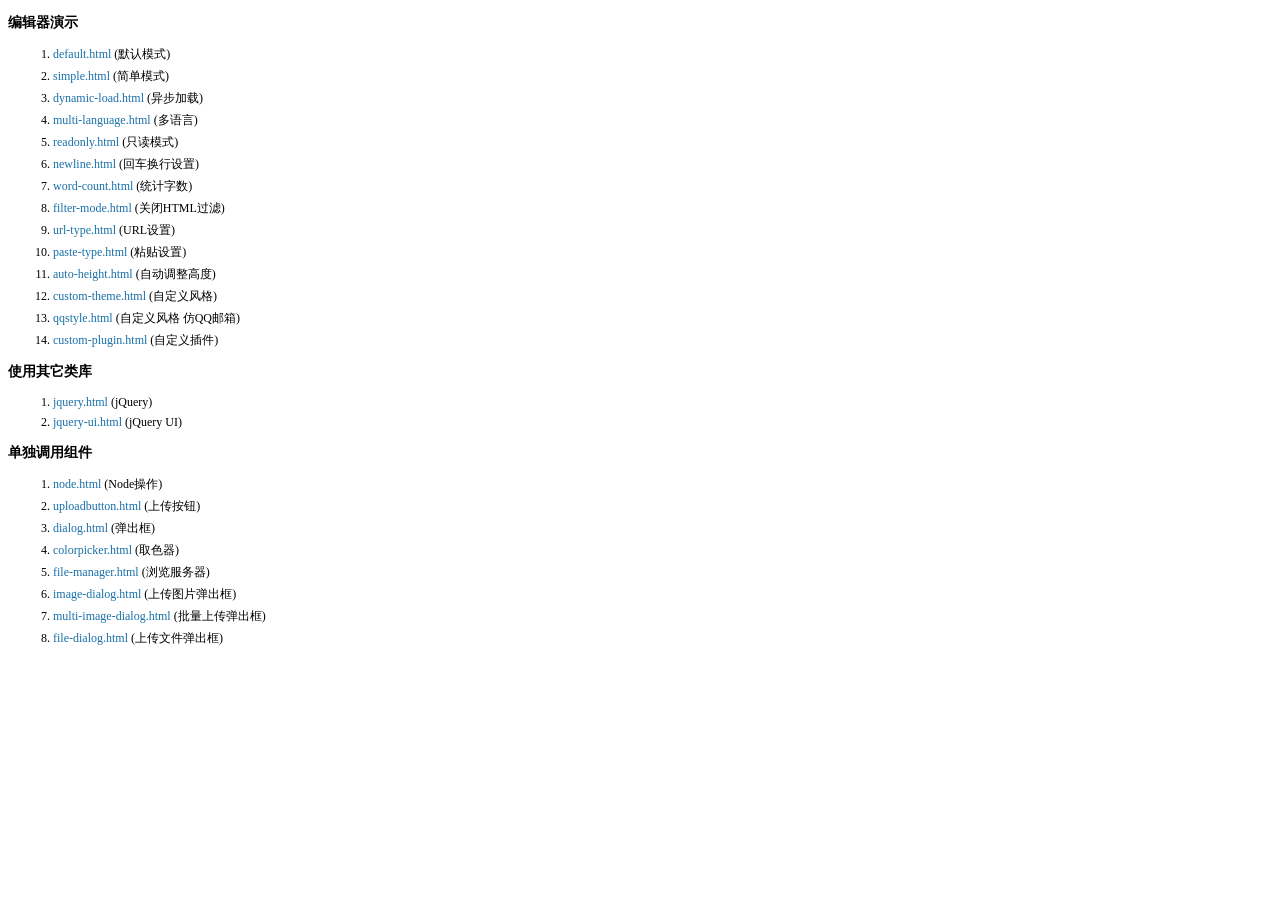
<file: fiveSalesVolume/target/greetingCard-0.0.1-SNAPSHOT/static/background/js/kindeditor/examples/index.html>
<!doctype html>
<html>
	<head>
		<meta charset="utf-8" />
		<title>KindEditor Examples</title>
		<style>
			body {
				font-size: 12px;
				font-family: Tahoma, Simsun;
			}
			h3 {
				font-size: 14px;
			}
			a {
				color: #1870a9;
				text-decoration: none;
			}
			a:hover {
				color: #BC2A4D;
			}
			li {
				margin: 5px;
			}
		</style>
	</head>
	<body>
		<h3>编辑器演示</h3>
		<ol>
			<li><a href="default.html" target="_blank">default.html</a> (默认模式)</li>
			<li><a href="simple.html" target="_blank">simple.html</a> (简单模式)</li>
			<li><a href="dynamic-load.html" target="_blank">dynamic-load.html</a> (异步加载)</li>
			<li><a href="multi-language.html" target="_blank">multi-language.html</a> (多语言)</li>
			<li><a href="readonly.html" target="_blank">readonly.html</a> (只读模式)</li>
			<li><a href="newline.html" target="_blank">newline.html</a> (回车换行设置)</li>
			<li><a href="word-count.html" target="_blank">word-count.html</a> (统计字数)</li>
			<li><a href="filter-mode.html" target="_blank">filter-mode.html</a> (关闭HTML过滤)</li>
			<li><a href="url-type.html" target="_blank">url-type.html</a> (URL设置)</li>
			<li><a href="paste-type.html" target="_blank">paste-type.html</a> (粘贴设置)</li>
			<li><a href="auto-height.html" target="_blank">auto-height.html</a> (自动调整高度)</li>
			<li><a href="custom-theme.html" target="_blank">custom-theme.html</a> (自定义风格)</li>
			<li><a href="qqstyle.html" target="_blank">qqstyle.html</a> (自定义风格 仿QQ邮箱)</li>
			<li><a href="custom-plugin.html" target="_blank">custom-plugin.html</a> (自定义插件)</li>
		</ol>
		<h3>使用其它类库</h3>
		<ol>
			<li><a href="jquery.html" target="_blank">jquery.html</a> (jQuery)</li>
			<li><a href="jquery-ui.html" target="_blank">jquery-ui.html</a> (jQuery UI)</li>
		</ol>
		<h3>单独调用组件</h3>
		<ol>
			<li><a href="node.html" target="_blank">node.html</a> (Node操作)</li>
			<li><a href="uploadbutton.html" target="_blank">uploadbutton.html</a> (上传按钮)</li>
			<li><a href="dialog.html" target="_blank">dialog.html</a> (弹出框)</li>
			<li><a href="colorpicker.html" target="_blank">colorpicker.html</a> (取色器)</li>
			<li><a href="file-manager.html" target="_blank">file-manager.html</a> (浏览服务器)</li>
			<li><a href="image-dialog.html" target="_blank">image-dialog.html</a> (上传图片弹出框)</li>
			<li><a href="multi-image-dialog.html" target="_blank">multi-image-dialog.html</a> (批量上传弹出框)</li>
			<li><a href="file-dialog.html" target="_blank">file-dialog.html</a> (上传文件弹出框)</li>
		</ol>
	</body>
</html>
</file>
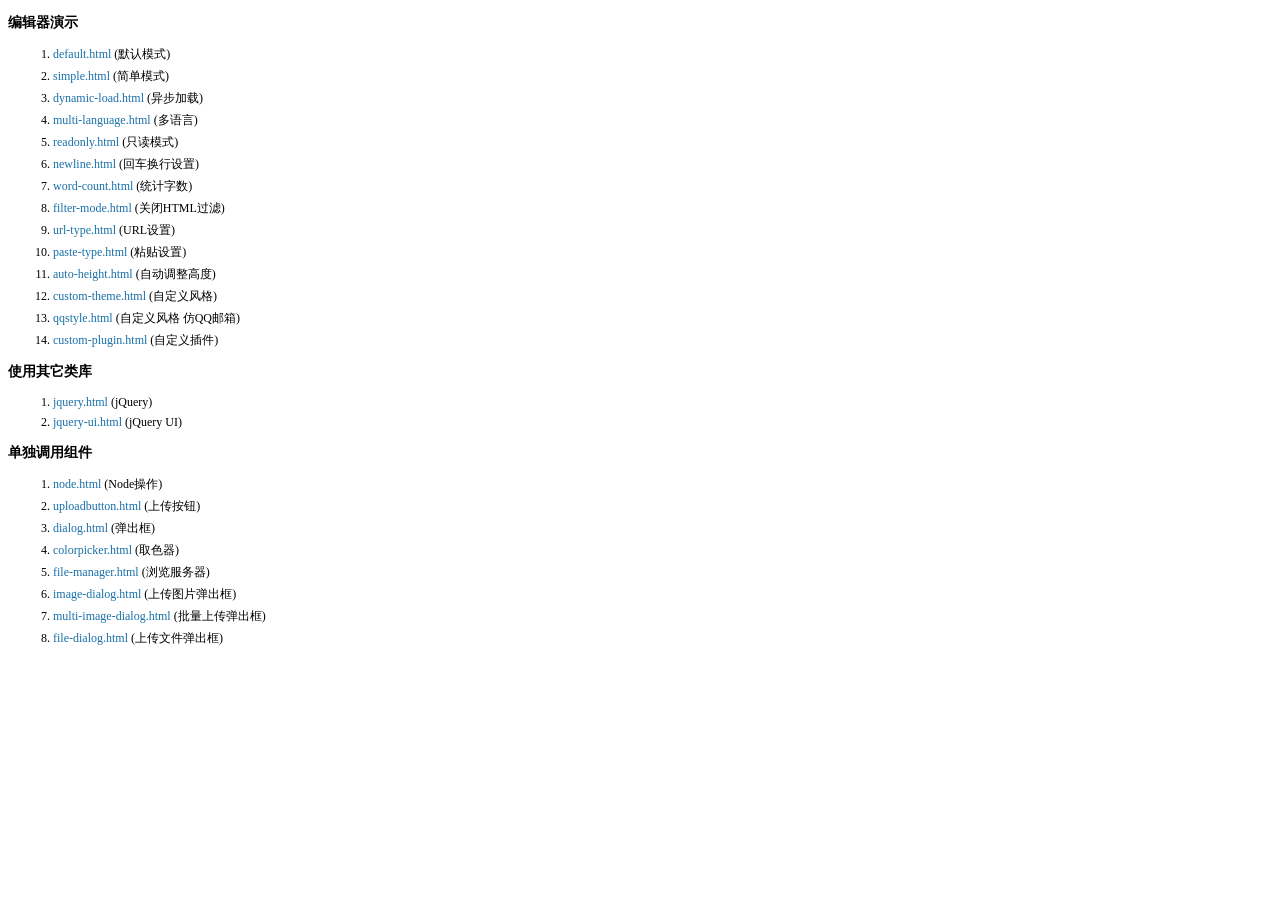
<file: kunlun-bank/src/main/webapp/static/background/js/kindeditor/examples/index.html>
<!doctype html>
<html>
<head>
<meta charset="utf-8" />
<title>KindEditor Examples</title>
<style>
body {
	font-size: 12px;
	font-family: Tahoma, Simsun;
}

h3 {
	font-size: 14px;
}

a {
	color: #1870a9;
	text-decoration: none;
}

a:hover {
	color: #BC2A4D;
}

li {
	margin: 5px;
}
</style>
</head>
<body>
	<h3>编辑器演示</h3>
	<ol>
		<li><a href="default.html" target="_blank">default.html</a>
			(默认模式)</li>
		<li><a href="simple.html" target="_blank">simple.html</a> (简单模式)</li>
		<li><a href="dynamic-load.html" target="_blank">dynamic-load.html</a>
			(异步加载)</li>
		<li><a href="multi-language.html" target="_blank">multi-language.html</a>
			(多语言)</li>
		<li><a href="readonly.html" target="_blank">readonly.html</a>
			(只读模式)</li>
		<li><a href="newline.html" target="_blank">newline.html</a>
			(回车换行设置)</li>
		<li><a href="word-count.html" target="_blank">word-count.html</a>
			(统计字数)</li>
		<li><a href="filter-mode.html" target="_blank">filter-mode.html</a>
			(关闭HTML过滤)</li>
		<li><a href="url-type.html" target="_blank">url-type.html</a>
			(URL设置)</li>
		<li><a href="paste-type.html" target="_blank">paste-type.html</a>
			(粘贴设置)</li>
		<li><a href="auto-height.html" target="_blank">auto-height.html</a>
			(自动调整高度)</li>
		<li><a href="custom-theme.html" target="_blank">custom-theme.html</a>
			(自定义风格)</li>
		<li><a href="qqstyle.html" target="_blank">qqstyle.html</a>
			(自定义风格 仿QQ邮箱)</li>
		<li><a href="custom-plugin.html" target="_blank">custom-plugin.html</a>
			(自定义插件)</li>
	</ol>
	<h3>使用其它类库</h3>
	<ol>
		<li><a href="jquery.html" target="_blank">jquery.html</a>
			(jQuery)</li>
		<li><a href="jquery-ui.html" target="_blank">jquery-ui.html</a>
			(jQuery UI)</li>
	</ol>
	<h3>单独调用组件</h3>
	<ol>
		<li><a href="node.html" target="_blank">node.html</a> (Node操作)</li>
		<li><a href="uploadbutton.html" target="_blank">uploadbutton.html</a>
			(上传按钮)</li>
		<li><a href="dialog.html" target="_blank">dialog.html</a> (弹出框)</li>
		<li><a href="colorpicker.html" target="_blank">colorpicker.html</a>
			(取色器)</li>
		<li><a href="file-manager.html" target="_blank">file-manager.html</a>
			(浏览服务器)</li>
		<li><a href="image-dialog.html" target="_blank">image-dialog.html</a>
			(上传图片弹出框)</li>
		<li><a href="multi-image-dialog.html" target="_blank">multi-image-dialog.html</a>
			(批量上传弹出框)</li>
		<li><a href="file-dialog.html" target="_blank">file-dialog.html</a>
			(上传文件弹出框)</li>
	</ol>
</body>
</html>
</file>
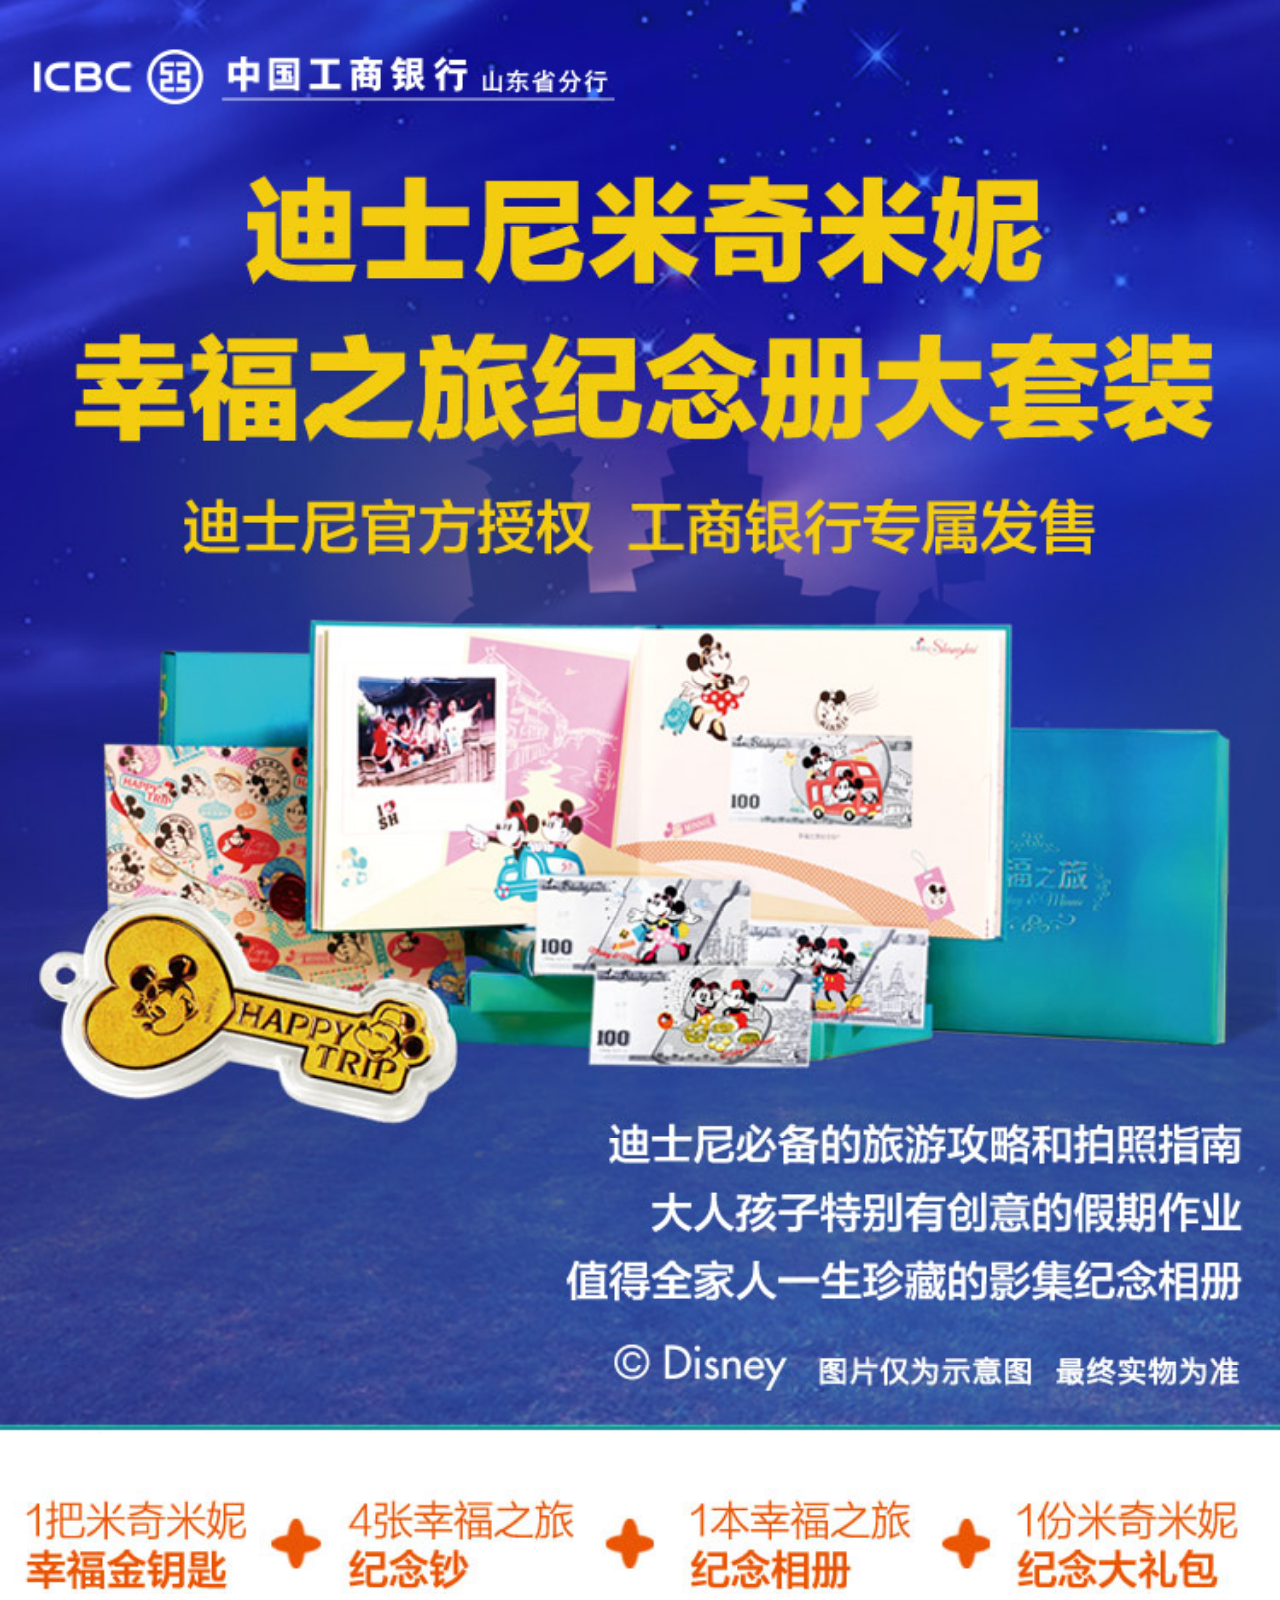
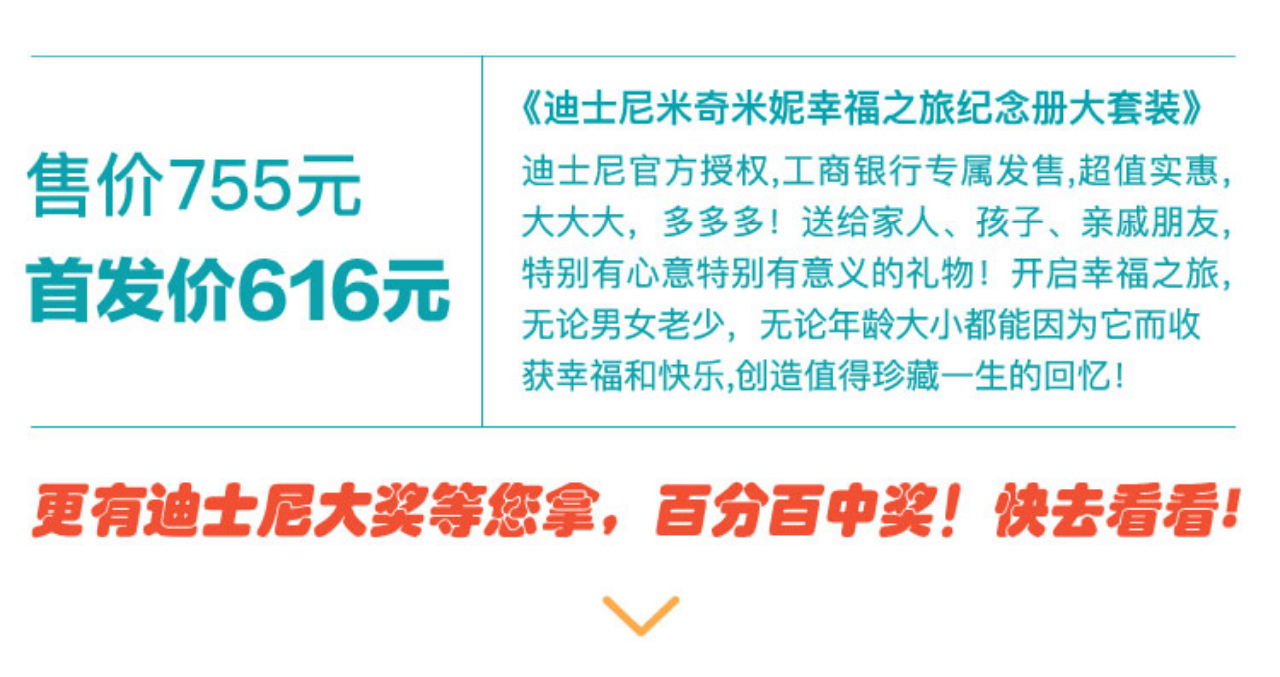
<file: fiveSalesVolume/target/greetingCard-0.0.1-SNAPSHOT/static/icbc/1.html>
<!DOCTYPE html>
<html lang="en">
<head>
    <meta charset="utf-8">
    <title>Swiper demo</title>
    <meta name="viewport" content="width=device-width, initial-scale=1, minimum-scale=1, maximum-scale=1">

    <!-- Link Swiper's CSS -->
	<link rel="stylesheet" href="css/css.css">
    <!-- Demo styles -->
    <style>
    
    </style>
</head>
<body>

	<div class="box">
		<div><img src="images/1_01.jpg" /></div>
		<div><img src="images/1_02.jpg" /></div>
		<div><img src="images/1_03.jpg" /></div>
		<div><img src="images/1_04.jpg" /></div>
		<div><img src="images/1_05.jpg" /></div>
		<div><img src="images/1_06.jpg" /></div>
		<div><img src="images/1_07.jpg" /></div>
		<div><img src="images/1_08.jpg" /></div>
		<div><img src="images/1_09.jpg" /></div>
		<div><a href="2.html"><img src="images/1_10.jpg" /></a></div>
	</div>

            	
</body>
</html>
</file>
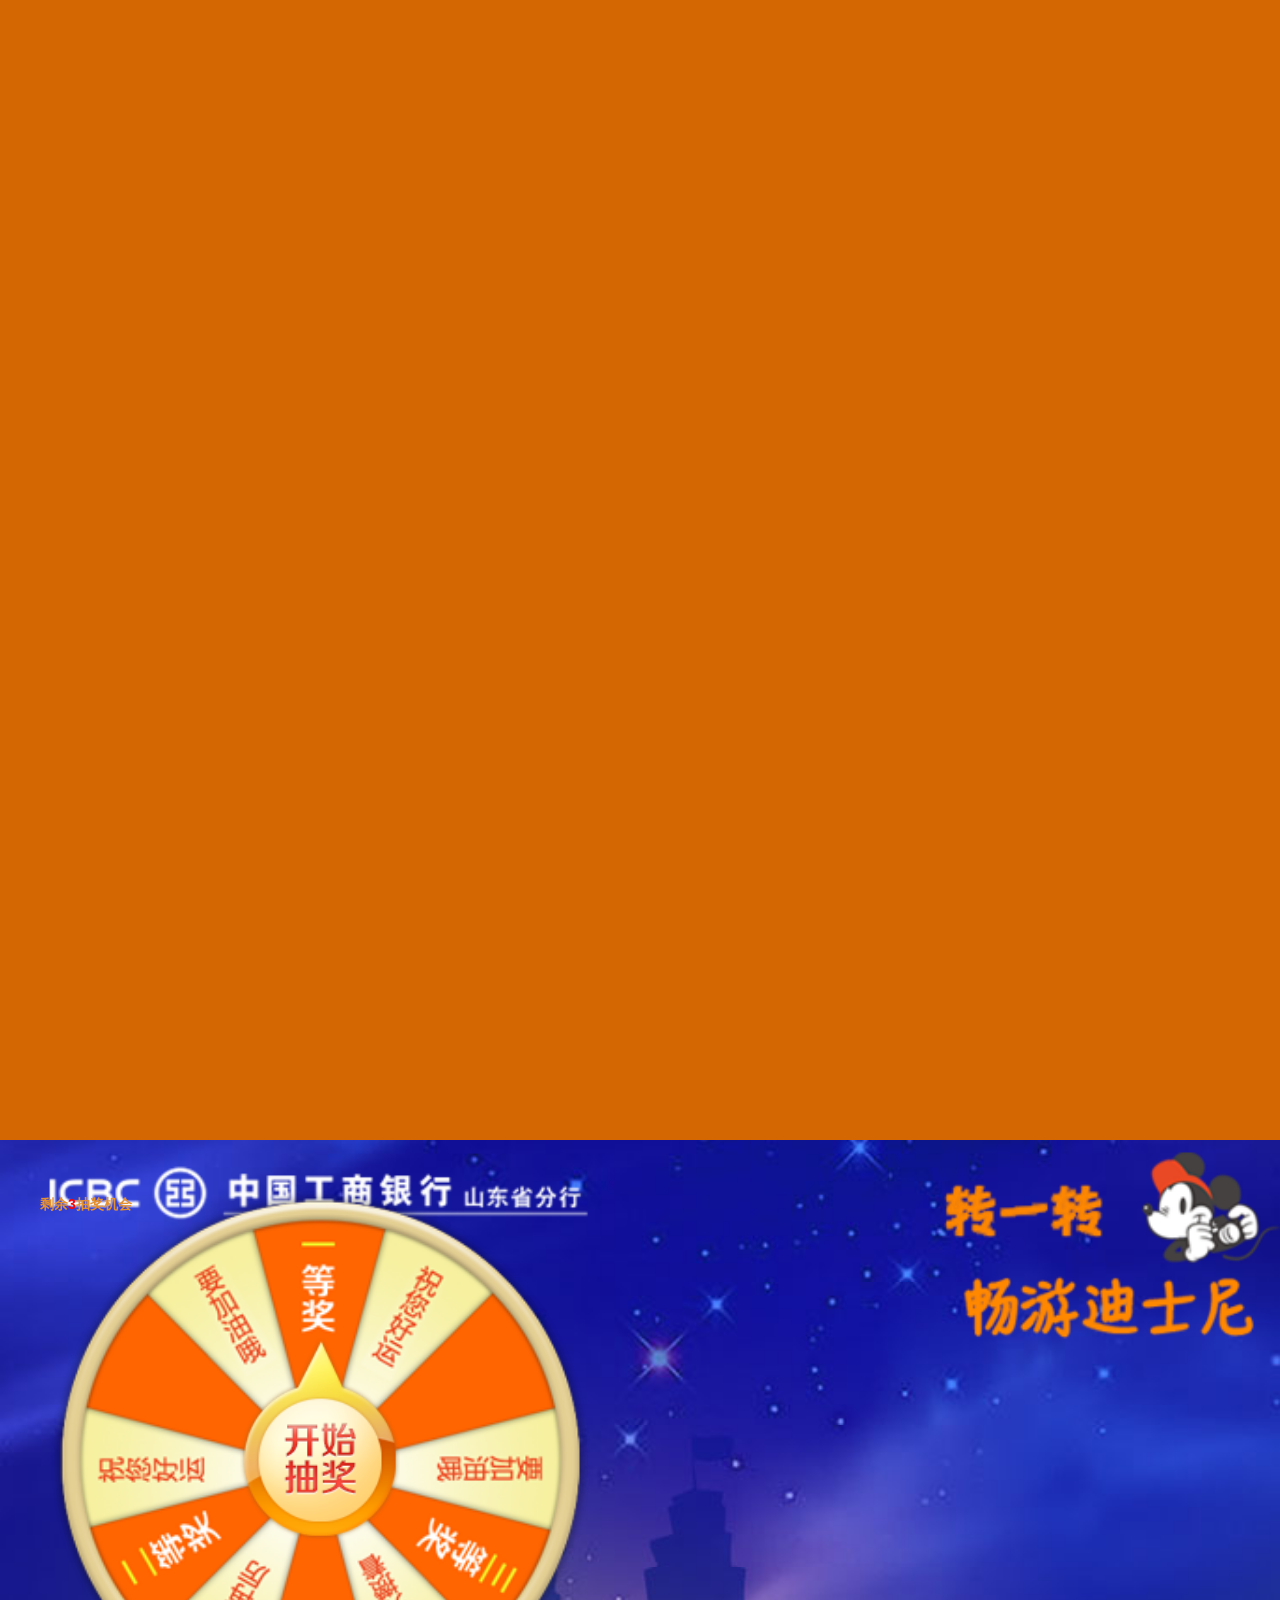
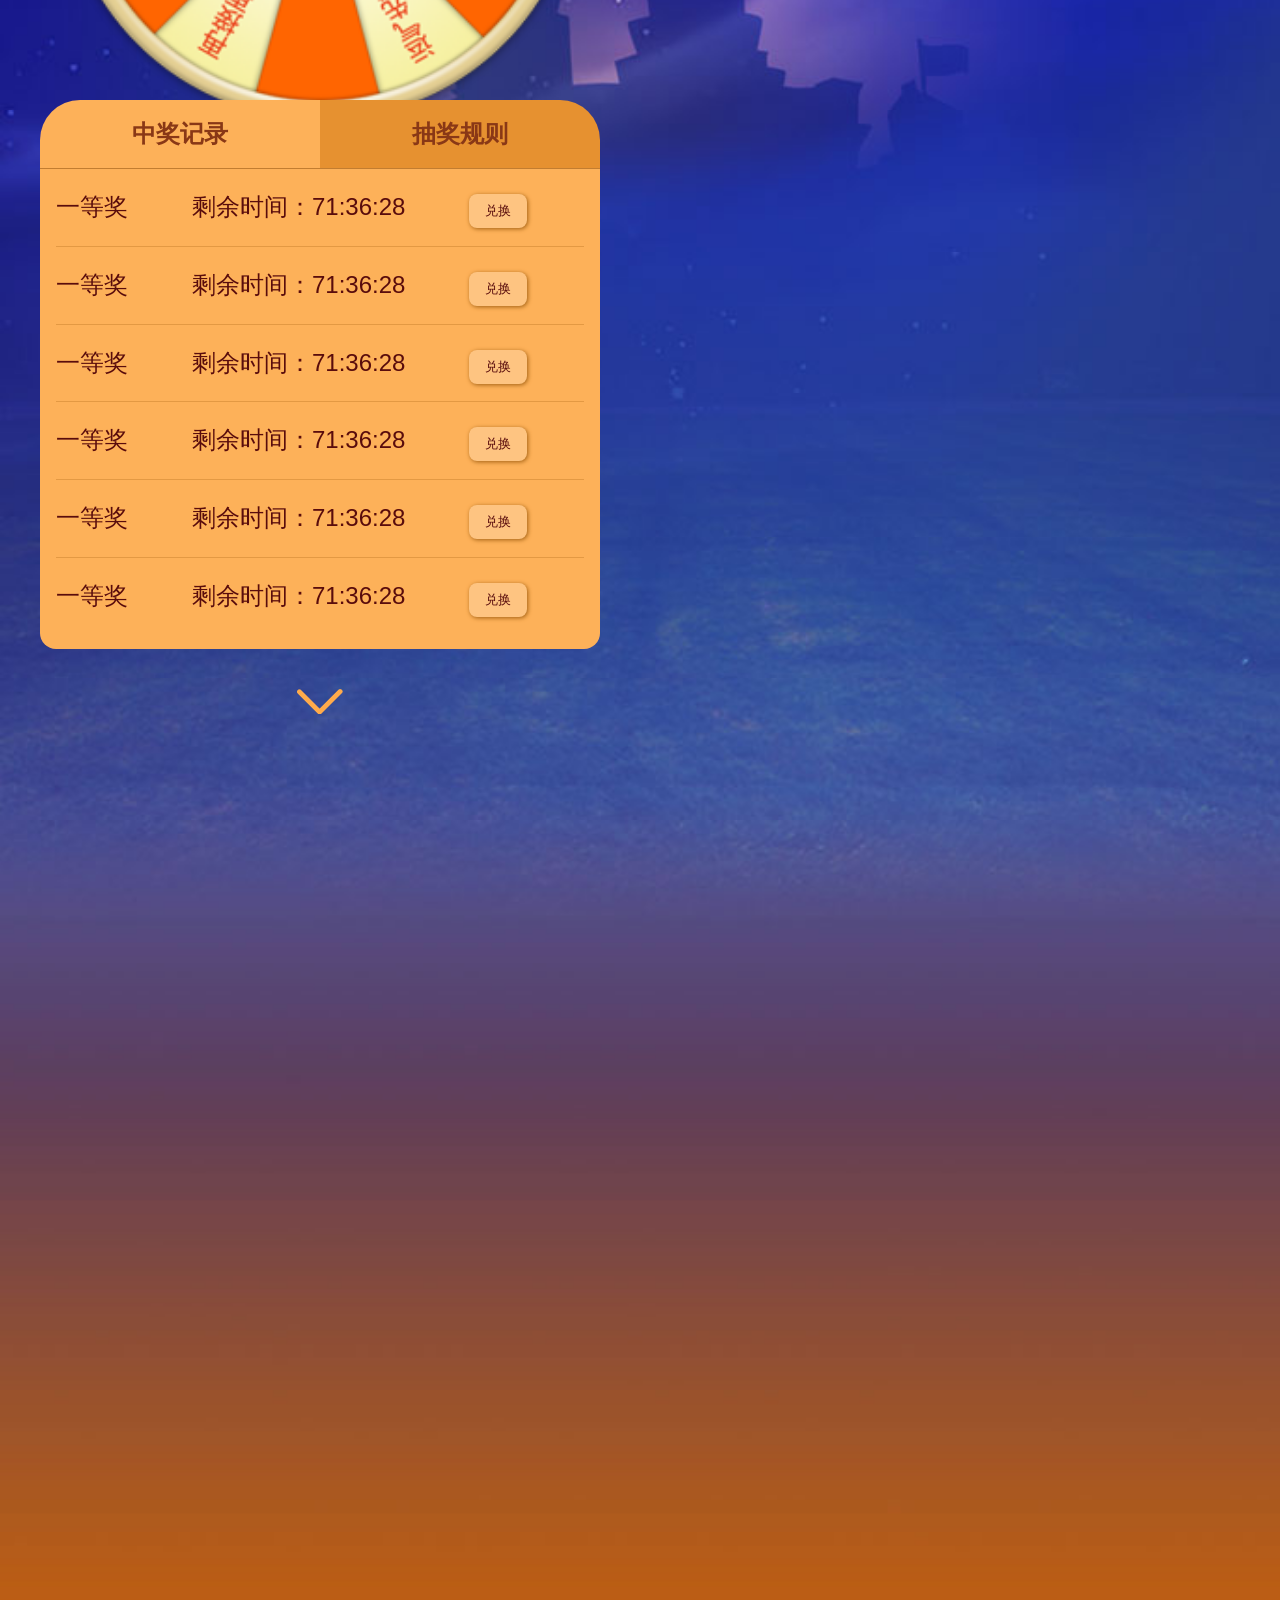
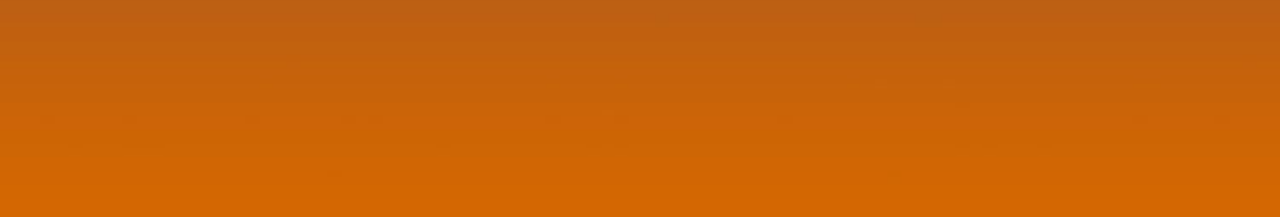
<file: fiveSalesVolume/target/greetingCard-0.0.1-SNAPSHOT/static/icbc/2.html>
<!DOCTYPE html>
<html>
	<head>
		<meta charset="UTF-8">
		<title></title>
		<meta name="viewport" content="width=device-width, initial-scale=1, minimum-scale=1, maximum-scale=1">
		<link rel="stylesheet" href="css/css.css">
		
	</head>
	<body>
		<div class="box2">
			<div class="mian-1">
				<div><img src="images/2_01.jpg" /></div>
				<div><img src="images/2_02.jpg" /></div>
				<div><img src="images/2_03.jpg" /></div>
				<div><img src="images/2_04.jpg" /></div>
				<div><img src="images/2_05.jpg" /></div>
				<div><img src="images/2_06.jpg" /></div>
				<div><img src="images/2_07.jpg" /></div>
				<div><img src="images/2_08.jpg" /></div>
				<div><img src="images/2_09.jpg" /></div>
				<div><img src="images/2_10.jpg" /></div>
				<div><img src="images/2_11.jpg" /></div>
				<div><img src="images/2_12.jpg" /></div>
				<div><img src="images/2_13.jpg" /></div>
				<div><img src="images/2_14.jpg" /></div>
				<div><img src="images/2_15.jpg" /></div>
				<div><img src="images/2_16.jpg" /></div>
			</div>
			<div class="box2-top"><img src="img/box2-top.png" /></div>
			<p class="topp">剩余<span>3</span>抽奖机会</p>
    		<div class="mian-2">
    			<div class="rotate-con-pan">
					<div class="rotate-con-zhen"></div>
				</div>
    		</div>
    		
			<div class="main-3">
				<div class="box2-mian">
					<div class="box2-left" style="background: #fdb159;">中奖记录</div>
					<div class="box2-right">抽奖规则</div>
				</div>
				<div class="box2-body">
					<div><span>一等奖</span><span class="time">剩余时间：71:36:28</span><button>兑换</button></div>
					<div><span>一等奖</span><span class="time">剩余时间：71:36:28</span><button>兑换</button></div>
					<div><span>一等奖</span><span class="time">剩余时间：71:36:28</span><button>兑换</button></div>
					<div><span>一等奖</span><span class="time">剩余时间：71:36:28</span><button>兑换</button></div>
					<div><span>一等奖</span><span class="time">剩余时间：71:36:28</span><button>兑换</button></div>
					<div><span>一等奖</span><span class="time">剩余时间：71:36:28</span><button>兑换</button></div>
				</div>
				<div class="box2-body" style="display: none;">
					<ul>
						<li>每个中奖者在兑奖时均需先购买《迪士尼米奇米妮幸福之旅纪念册大套装》一套后方可按规定兑奖。</li>
						<li>本活动设一等奖：上海迪士尼门票，价值499元；二等奖：米奇或米妮玩偶（随机）；三等奖：一元或两元微信红包。</li>
						<Li>每位参与者初始可获得三次抽奖资格，每日分享链接后当天可增加一次抽奖机会，中奖率100%。</Li>
						<li>每个奖项后台只保留3天期限，请在中奖后3天内依据规则兑换，过期无效。</li>
						<li>参与者抽中奖品后会随机产生四位数的兑换码，需要到山东省境内任意工商银行网点购买《迪士尼米奇米妮幸福之旅纪念册大套装》一套，然后登记自己基本信息，需跟交易凭证对应，每个兑换码仅限兑换一次，兑换后立即失效，厂家工作人员会在15个工作日后兑换相关奖品，部分奖品快递需本人签收。</li>
						<li>参与者抽中一等奖后，可更换为等价值499元微信红包奖励，需要15个工作日核实无误兑现，本活动所有兑奖工作有国金黄金负责，兑奖范围只能在山东省工商银行境内完成，国金黄金有最终解释权。</li>
					</ul>
				</div>
				<a href="3.html" class="main-bottom"><img src="img/3.png" /></a>
			</div>
			
			
			<div class="cover" style="display: none;">
				<div class="main-4" >
					<div class="main4-top"><img src="img/cha.jpg" /></div>
					<div class="main4-p">请留下您的信息，方便工作人员联系您！</div>
					<input type="text" placeholder="请输入您的姓名"/>
					<p></p>
					<input type="tel" placeholder="请输入您的手机号码" maxlength="11"/>
					<p></p>
					<input type="text" placeholder="请输入您的邮件地址"/>
					<div class="main4-bottom">注：如果抽中一、二等奖 ，邮寄地址请务必填写！</div>
					<button class="btn">提 交</button>
				</div>
				
				<div class="main-5" style="display: none;">
				    <div class="main4-top"><img src="img/cha.jpg" /></div>
				    <p class="da">兑换码</p>
				    <div class="dhm">5788</div>
				    <p>注：在提交兑换码之前，请务必先到银行购买《迪士尼米奇米妮幸福之旅纪念册大全套》产品。购买后现场点击提交。否则提交无效！</p>
				    <button class="btn2">提 交</button>
				</div>
			</div>
			
    	</div>
    	
		<script>
			window.onload = window.onresize = function () {
				var view_width = document.getElementsByTagName('html')[0].getBoundingClientRect().width;
			
			var _html = document.getElementsByTagName('html')[0];
			
			if (view_width > 640)
			{
				_html.style.fontSize = 640 / 16 + 'px';
			}
			else
			{
				_html.style.fontSize = view_width / 16 + 'px';
				} 
			};
		</script>
		<script type="text/javascript" src="js/jquery-1.8.2.min.js"></script>
		<script type="text/javascript" src="js/jQueryRotate.js"></script>
	
	
	<script type="text/javascript">
		$(function(){
			var a = document.getElementsByClassName('box2-mian')[0];
			var b = a.children;
			var c = document.getElementsByClassName('box2-body');
			for(var i=0;i<b.length;i++){
				b[i].index = i;
				b[i].onclick = function(){
					for(var y=0;y<b.length;y++){
						b[y].style.background = '#e69130';
						c[y].style.display = 'none';
					}
					b[this.index].style.background = '#fdb159';
					c[this.index].style.display = 'block';
				};
			}    
			$('.box2-body').on('click','button',function(){
				//$('.main-4').hide();
				$('.main-5').hide();
				$('.cover').show();
				$('.main-4').show();
			});
			
			
			$('.main4-top').on('click',function(){
				$('.cover').hide();
			});
			
			var aText = ['请输入姓名!','请输入手机号码!'];
			var aTextWrong = ['请输入正确姓名!','请输入正确手机号!'];
			var regArray = [/^[\u4e00-\u9fa5]+$/,/^0?1[3|4|5|7|8][0-9]\d{8}$/];
			var fuinput = document.getElementsByClassName('main-4')[0];
			var fuinputChild = fuinput.getElementsByTagName('input');
			var fuinputp = fuinput.getElementsByTagName('p');
			for(var i=0;i<2;i++){
				fuinputChild[i].index = i;
				fuinputChild[i].onfocus = function(){
					fuinputp[this.index].innerHTML = '';
				};
			}
			
			for(var i=0;i<2;i++){
				fuinputChild[i].index = i;
				fuinputChild[i].onblur = function(){
					var reg = regArray[this.index];
					if(fuinputChild[this.index].value == ''){
						fuinputp[this.index].innerHTML = aText[this.index];
						
					}else if(!reg.test(fuinputChild[this.index].value)){
						fuinputp[this.index].innerHTML = aTextWrong[this.index];
						
					}
				};
			}
			
			
			$('.btn').on('click',function(){
				for(var i=0;i<2;i++){
					if(fuinputChild[i].value == ''){
						fuinputp[i].innerHTML = aText[i];
						return false;
					}
					if(fuinputp[i].innerHTML != ''){
						return false;
					}
				}
				
				$.ajax({
					type:"get",
					url:"1.json",
					data:{Name:"sanmao",Password:"sanmaoword"},
					async:true,
					//dataType:'json',
					success:function(data){
						$('.main-4').hide();
						$('.main-5').show();
					},
					error:function(){
						alert('网速不给力，请稍后再试！');
					}
				});
			});
			$('.btn2').on('click',function(){
				$.ajax({
					type:"get",
					url:"1.json",
					data:{Name:"sanmao",Password:"sanmaoword"},
					async:true,
					//dataType:'json',
					success:function(data){
						$('.cover').hide();
					},
					error:function(){
						alert('网速不给力，请稍后再试！');
					}
				});
			});
			
			
			
			
			
			
			
			
			
			
			
			
			
			
			
			
			
			
			
			
			
			
			
			
			
			
			
			
			
			
			
			
			
			
			
			
			
			
			$(".rotate-con-zhen").rotate({
				bind:{
					click:function(){
						var a = runzp();
						console.log($(this));
						 $(this).rotate({
							 	duration:3000,               //转动时间
							 	angle: 0,                    //起始角度
		            			animateTo:1440+a.angle,      //结束的角度
								easing: $.easing.easeOutSine,//动画效果，需加载jquery.easing.min.js
								callback: function(){
									alert(a.message+a.prize);//简单的弹出获奖信息
								}
						 });
					}
				}
			});
		});


		function randomnum(smin, smax) {// 获取2个值之间的随机数
			var Range = smax - smin;
			var Rand = Math.random();
			return (smin + Math.round(Rand * Range));
		}
		
		function runzp() {
			var data = '[{"id":1,"prize":"一等奖——上海迪士尼门票","v":1.0},{"id":2,"prize":"二等奖——(米奇/米妮)玩偶","v":2.0},{"id":3,"prize":"两元","v":3.0},{"id":3,"prize":"一元","v":48.0}]';// 奖项json
			var obj = eval('(' + data + ')');
			var result = 100;
			var line = 0;
			var temp = 0;
			var returnobj = "0";
			var index = 0;
		
			//alert("随机数"+result);
			for ( var i = 0; i < obj.length; i++) {
				var obj2 = obj[i];
				var c = parseFloat(obj2.v); // 1   2   3    48
				//alert(c);
				temp = temp + c;   // 1  3  6  54
				//alert(temp);
				line = 100 - temp; // 99    97   94  46
				//alert(line);  
				if (c != 0) {
					if (result > line && result <= (line + c)) {  //          99    97   94   46 < 随机数 <= 100    99   97   94            
						index = i;
						 alert(i+"中奖"+line+"<result"+"<="+(line + c));
						returnobj = obj2;
						break;
					}
				}
			}
			console.log(returnobj+index);
			var angle = 330;
			var message = "";
			var myreturn = new Object;
			if (returnobj != "0") {// 有奖
				message = "恭喜您中了";
				var angle0 = [ 344, 373 ];  //一等奖区间
				var angle1 = [ 226, 256 ];  //二等奖区间
				var angle2 = [ 109, 136 ];  //三等奖
				var angle3 = [ 109, 136 ];  //三等奖
				switch (index) {
				case 0:// 一等奖
					var r0 = randomnum(angle0[0], angle0[1]);
					angle = r0;
					break;
				case 1:// 二等奖
					var r1 = randomnum(angle1[0], angle1[1]);
					angle = r1;
					break;
				case 2:// 三等奖
					var r2 = randomnum(angle2[0], angle2[1]);
					angle = r2;
					break;
				case 3:// 三等奖
					var r3 = randomnum(angle3[0], angle3[1]);
					angle = r3;
					break;
				}
				myreturn.prize = returnobj.prize;
			}
			myreturn.angle = angle;
			myreturn.message = message;
			return myreturn;
		}// JavaScript Document
		
		
</script>
	</body>
</html>
</file>
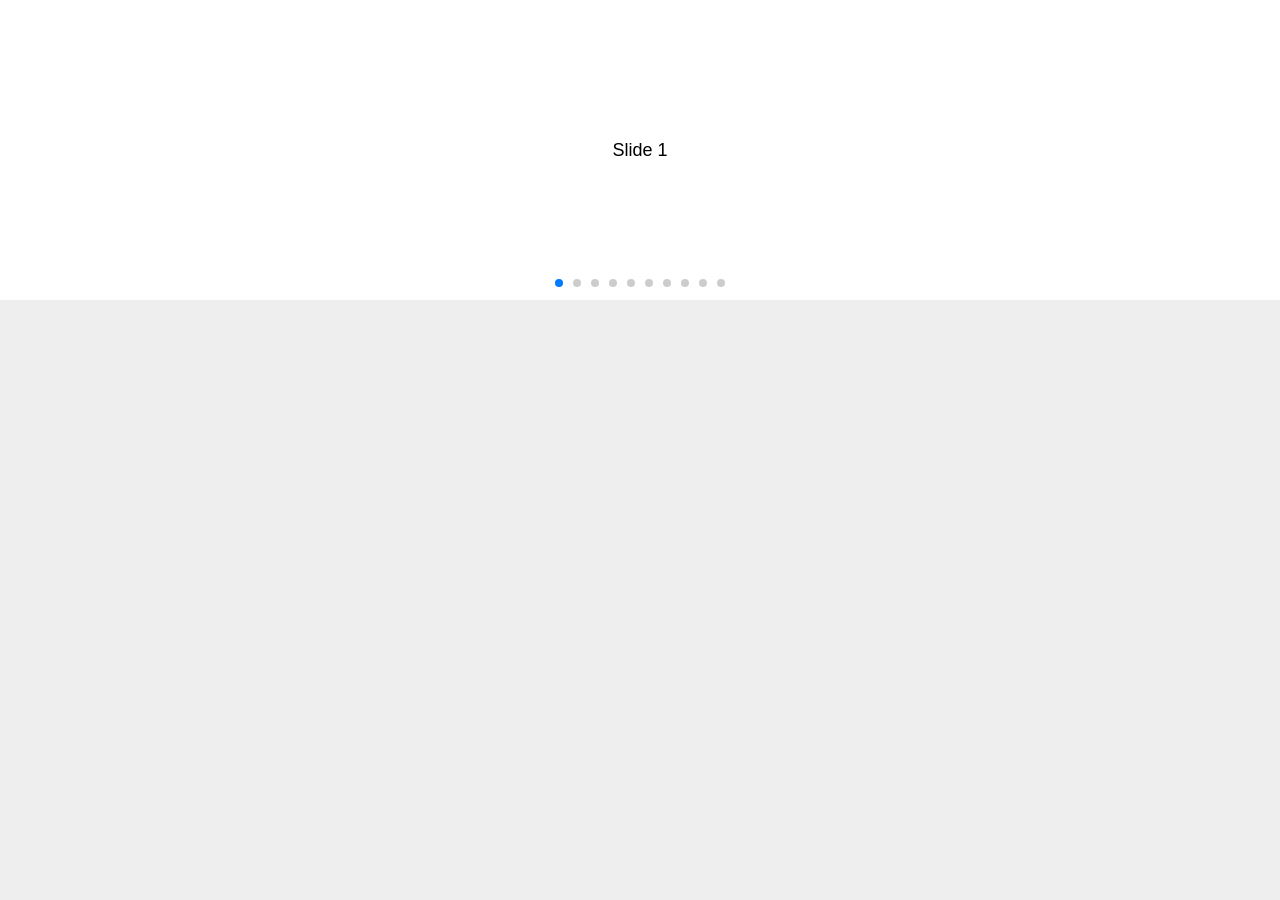
<file: fiveSalesVolume/target/greetingCard-0.0.1-SNAPSHOT/static/swiper3/pagination-progress.html>
<!DOCTYPE html>
<html>

	<head>
		<meta charset="UTF-8">
		<title></title>
		<meta name="viewport" content="width=device-width,initial-scale=1,minimum-scale=1,maximum-scale=1,user-scalable=no" />
		<link rel="stylesheet" type="text/css" href="lib/swiper-3.3.1.min.css"/>
		<!-- Demo styles -->
	     <style>
	     body {
	        background: #eee;
	        font-family: Helvetica Neue, Helvetica, Arial, sans-serif;
	        font-size: 14px;
	        color:#000;
	        margin: 0;
	        padding: 0;
	    }
	    .swiper-container {
	        width: 100%;
	        height: 300px;
	    }
	    .swiper-slide {
	        text-align: center;
	        font-size: 18px;
	        background: #fff;
	        line-height: 300px;
	    }
	    </style>

	</head>

	<body>
		<!-- Swiper -->
	    <div class="swiper-container">
	        <div class="swiper-wrapper">
	            <div class="swiper-slide">Slide 1</div>
	            <div class="swiper-slide">Slide 2</div>
	            <div class="swiper-slide">Slide 3</div>
	            <div class="swiper-slide">Slide 4</div>
	            <div class="swiper-slide">Slide 5</div>
	            <div class="swiper-slide">Slide 6</div>
	            <div class="swiper-slide">Slide 7</div>
	            <div class="swiper-slide">Slide 8</div>
	            <div class="swiper-slide">Slide 9</div>
	            <div class="swiper-slide">Slide 10</div>
	        </div>
	        <!-- Add Pagination -->
	        <div class="swiper-pagination"></div>
	    </div>
		
	    <!-- Swiper JS -->
    	<script src="lib/swiper-3.3.1.min.js"></script>
		<!-- Initialize Swiper -->
	    <script>
	     var swiper = new Swiper('.swiper-container', {
	        pagination: '.swiper-pagination',
	        paginationType: 'bullets'
	    });
	    </script>
	</body>

</html>
</file>
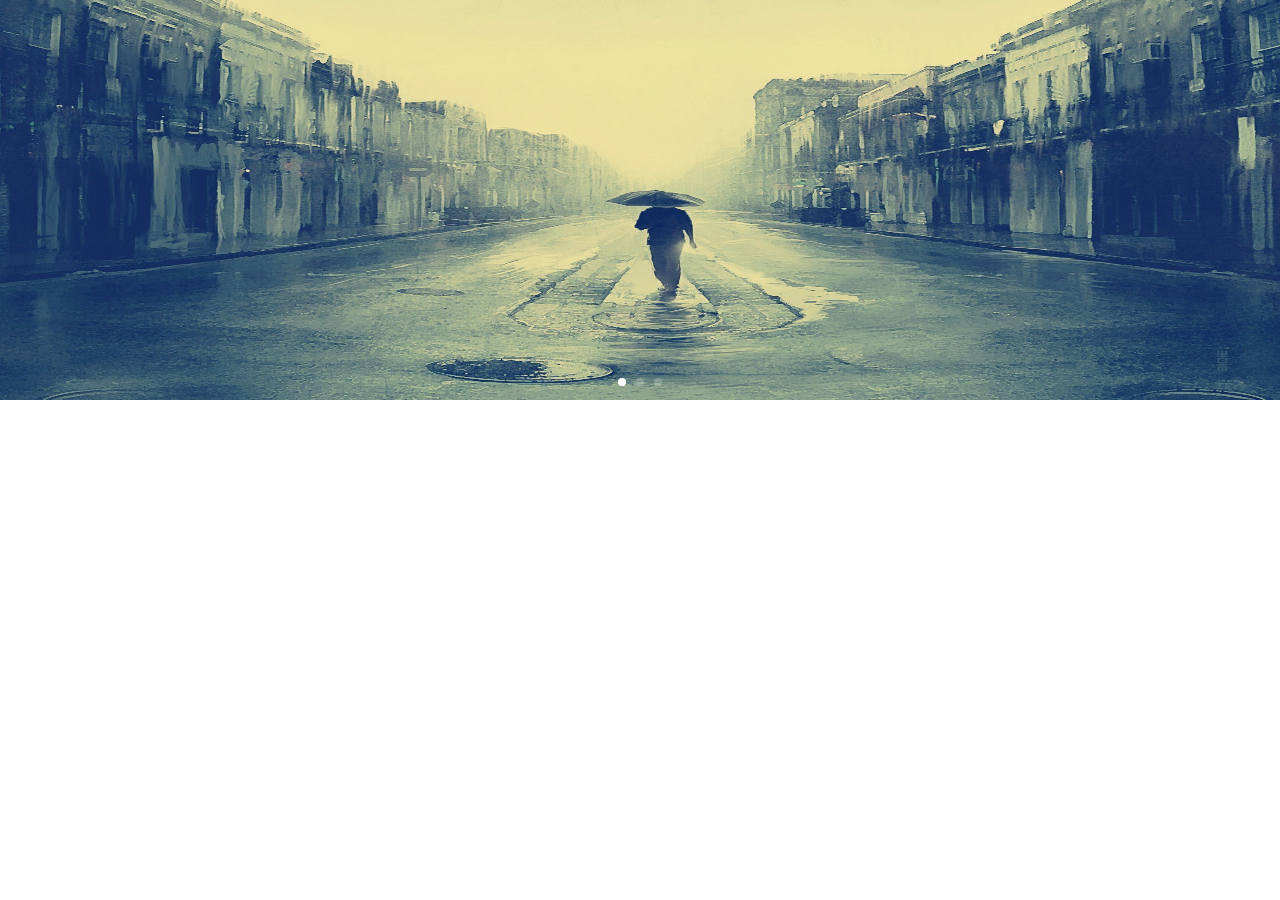
<file: fiveSalesVolume/target/greetingCard-0.0.1-SNAPSHOT/static/swiper3/延迟加载.html>
<!DOCTYPE html>
<html>

	<head>
		<meta charset="UTF-8">
		<title></title>
		<link rel="stylesheet" type="text/css" href="lib/swiper-3.3.1.min.css" />
		<style type="text/css">
			*{
				padding: 0;
				margin: 0;
			}
			.swiper-container {
				width: 100%;
				height: 400px;
				position: relative;
			}
			.swiper-container img{
				width: 100%;
				height: 100%;
			}
			#login{
				width: 100px;
				height: 100px;
				border: 1px solid #999977;
				position: absolute;
				z-index: 1000;
				right: 20px;
				top: 20px;
				display: none;
			}
		</style>
	</head>

	<body>
		<div class="swiper-container">
			<div id="login"></div>
			<div class="swiper-wrapper">
				<div class="swiper-slide">
					<img data-src="img/wallhaven-94725.jpg" class="swiper-lazy"/>
					<div class="swiper-lazy-preloader swiper-lazy-preloader-white"></div>
				</div>
				<div class="swiper-slide">
					<img data-src="img/wallpaper-1689682.jpg" class="swiper-lazy"/>
					<div class="swiper-lazy-preloader swiper-lazy-preloader-white"></div>
				</div>
				<div class="swiper-slide">
					<img data-src="img/wallpaper-2236682.jpg" class="swiper-lazy"/>
					<div class="swiper-lazy-preloader swiper-lazy-preloader-white"></div>
				</div>
			</div>
			!-- Add Pagination -->
	        <div class="swiper-pagination swiper-pagination-white"></div>
		</div>

		<script src="lib/swiper-3.3.1.min.js" type="text/javascript" charset="utf-8"></script>
		<script>
			var mySwiper = new Swiper('.swiper-container', {
				//分页器容器的css选择器
		        pagination: '.swiper-pagination',
		        //此参数设置为true时，点击分页器的指示点分页器会控制Swiper切换。
		        paginationClickable: true,
		        //默认为true，Swiper会强制加载所有图片
		        preloadImages: false,
		        //设为true开启图片延迟加载，使preloadImages无效。
		        lazyLoading: true,
		        //设置为true 则开启loop模式。loop模式：会在wrapper前后生成若干个slides让slides看起来是衔接的，用于无限循环切换
		        loop : true,
		        //过渡延迟时间（单位ms），就是自动滑动时slide的停留时间
		        autoplay : 5000
			})
		</script>
	</body>

</html>
</file>
<file: fiveSalesVolume/target/greetingCard-0.0.1-SNAPSHOT/static/icbc/css/css.css>
@charset "utf-8";
a img {
  border: none;
}
a {
  text-decoration: none;
}
em,
var {
  font-style: normal;
}
ul,
ol {
  padding: 0;
  list-style-type: none;
}
body,
dl,
dd,
ul,
ol,
h1,
h2,
h3,
h4,
h5,
h6,
form,
p {
  margin: 0;
  font-weight: normal;
}
input,
textarea,
a,
button {
  outline: none;
}
input::-moz-focus-inner {
  border: 0;
}
body {
  background: #fff;
}
input,
textarea,
button {
  border: 0 none;
  background: #fff;
}
a:hover {
  text-decoration: none;
}
html,
body {
  font-family: 'Microsoft Yahei', 'simhei';
}
/*----------------------------------------初始化------------------------------------------*/
html,
body {
  position: relative;
  height: auto;
}
body {
  background: #eee;
  font-family: Helvetica Neue, "microsoft yahei", Helvetica, Arial, sans-serif;
  font-size: 14px;
  color: #000;
  margin: 0;
  background: #d46701;
}
.box {
  width: 100%;
  height: 100%;
}
.box div {
  width: 100%;
  height: auto;
}
.box div img {
  display: block;
  width: 100%;
}
.box2 {
  width: 100%;
  position: absolute;
  top: 28.5rem;
  left: 0;
}
.box2-top {
  width: 100%;
  position: absolute;
  top: 0;
  left: 0;
}
.box2-top img {
  display: block;
  width: 100%;
  height: auto;
}
.box2-mian {
  height: 1.7rem;
  width: 14rem;
  overflow: hidden;
  margin: 0 auto;
  font-weight: bold;
}
.box2-left {
  height: 1.7rem;
  width: 7rem;
  background: #e69130;
  color: #893816;
  line-height: 1.7rem;
  font-size: .6rem;
  float: left;
  text-align: center;
  border-top-right-radius: 0rem;
  border-top-left-radius: 1rem;
}
.box2-right {
  height: 1.7rem;
  width: 7rem;
  background: #e69130;
  color: #893816;
  line-height: 1.7rem;
  font-size: .6rem;
  text-align: center;
  float: right;
  border-top-right-radius: 1rem;
  border-top-left-radius: 0rem;
}
.box2-body {
  text-align: left;
  font-size: .6rem;
  border-top: 1px solid #c27d30;
  width: 14rem;
  height: 12rem;
  overflow: scroll;
  margin: 0 auto;
  background: #fdb159;
  border-bottom-right-radius: 0.4rem;
  border-bottom-left-radius: 0.4rem;
  color: #590c0c;
  overflow-x:hidden;
}
.box2-body > div {
  line-height: 3.2;
  border-bottom: 1px solid #e39943;
  margin: 0 .4rem;
  padding:0;
}
.box2-body > div:last-child {
  border-bottom: none;
}
.box2-body button {
  border-radius: .2rem;
  background: #fec481;
  padding: 0.2rem .4rem;
  color: #590c0c;
  box-shadow: 1px 1px 4px #a26013;
}
.box2-body ul {
  padding: .6rem;
  list-style-type: decimal;
  padding-left: 1.4rem;
}
.time {
  padding: 0 1.6rem;
}
.rotate-con-pan {
  z-index: 0;
  background: url(../img/zhuanpan.png) no-repeat 0 0;
  background-size: 100% 100%;
  position: relative;
  width: 14rem;
  height: 14rem;
  box-sizing: border-box;
  -moz-box-sizing: border-box;
  -webkit-box-sizing: border-box;
  margin: 0 auto;
}
.rotate-con-zhen,#aaa {
  width: 4rem;
  height: 8rem;
  background: url(../img/start.png) no-repeat 0 0;
  background-size: 100% 100%;
  cursor: pointer;
  position: absolute;
  left: 5rem;
  top: 3rem;
}
.bg div {
  width: 100%;
  height: auto;
}
.bg div img {
  display: block;
  width: 100%;
  height: auto;
}
.mian-1 div {
  width: 100%;
  height: auto;
}
.mian-1 div img {
  display: block;
  width: 100%;
  height: auto;
}
.mian-2 {
  position: absolute;
  top: 1rem;
  left: 1rem;
}
.main-3 {
  position: absolute;
  top: 14rem;
  left: 1rem;
  margin-bottom: 1rem;
}
.main-bottom {
  display: block;
  text-align: center;
  margin-top: 1rem;
  padding: 1rem auto;
}
.cover {
  position: fixed;
  top: 0;
  left: 0;
  width: 100%;
  height: 100%;
  background: rgba(0, 0, 0, 0.7);
  z-index:3;
}
.main-4 {
  position: absolute;
  top: 50%;
  left: 10%;
  width: 80%;
  height: 14rem;
  background: #ffedda;
  margin-top: -7rem;
  border-radius: .4rem;
}
.main-4  input {
  line-height: 2.4;
  font-size: .56rem;
  border-radius: .2rem;
  width: 90%;
  margin-left: 5%;
  text-indent: 1.2em;
  margin-bottom: .2rem;
}
.main-4  p {
  text-indent: 1em;
  color: #590C0C;
  margin-bottom: .2rem;
}
.main-4 input:last-child {
  text-align:center;
  text-indent:0;
  position: absolute;
  bottom: .6rem;
  width: 80%;
  margin-left: 10%;
  line-height: 2;
  font-size: .7rem;
  color: #590C0C;
  background: #feb45f;
  border-radius: .2rem;
  font-family: Helvetica Neue, "microsoft yahei", Helvetica, Arial, sans-serif;
}
.main4-top {
  float: right;
  margin-top: .4rem;
  margin-right: .4rem;
  width: 1rem;
  height: auto;
}
.main4-top img {
  display: block;
  width: 100%;
  height: auto;
}
.topp {
  position: absolute;
  top: 1.4rem;
  left: 1rem;
  color: #E69130;
  font-weight: bold;
}
.topp span {
  color: red;
}
.main4-p {
  margin-top: 2rem;
  margin-bottom: .5rem;
  color: #743131;
  font-size: .6rem;
  text-align: center;
}
.main4-bottom {
  font-size: .4rem;
  padding-left: .6rem;
  padding-right: .6rem;
  color: #590C0C;
}
.main-5 {
  position: absolute;
  top: 50%;
  left: 10%;
  width: 80%;
  height: 12rem;
  background: #ffedda;
  margin-top: -6rem;
  border-radius: .4rem;
  color: #590C0C;
}
.main-5 p {
  text-align: center;
  font-size: .6rem;
}
.main-5 p.da {
  font-size: .8rem;
  font-weight: bold;
  margin-top: .6rem;
  text-indent: 2em;
}
.main-5 .dhm {
  text-align: center;
  font-size: 3rem;
}
.main-5 > button {
  position: absolute;
  bottom: 1.6rem;
  width: 80%;
  margin-left: 10%;
  line-height: 2;
  font-size: .7rem;
  color: #590C0C;
  background: #feb45f;
  border-radius: .2rem;
  font-family: Helvetica Neue, "microsoft yahei", Helvetica, Arial, sans-serif;
}
.fuinput1 {
  position: absolute;
  left: 15%;
  width: 70%;
  top: 64rem;
}
.fuinput1 input {
  font-family: "microsoft yahei", Helvetica, Arial, sans-serif;
  width: 100%;
  border-radius: .3rem;
  line-height: 2.5;
  text-indent: 1.2em;
  margin-bottom: .2rem;
}
.fuinput1 button {
  font-family: "microsoft yahei", Helvetica, Arial, sans-serif;
  color: #733232;
  width: 100%;
  line-height: 2.5;
  border-radius: .3rem;
  margin-bottom: .2rem;
  text-align: left;
  text-indent: .7em;
  background: url(../img/3.jpg) no-repeat scroll 10rem 0.2rem #ffffff;
  background-size: 7% 80%;
}
.fuinput1 .btn1 {
  margin-top: .4rem;
  width: 70%;
  line-height: 2.4;
  margin-left: 15%;
  background: #f8bd2c;
  text-align: center;
  box-shadow:1px 1px 5px blue;
}
.fuinput1 p {
  color: #D46701;
  font-size: .6rem;
  margin-bottom: .2rem;
}
.qxzszcs1 {
  width: 100%;
  background: #fff;
  border: 1px solid #D46701;
  height: auto;
}
.qxzszcs1 li {
  display: inline-block;
  width: 3.4rem;
  text-align: center;
  line-height: 2;
  font-size: .6rem;
}
.cover1 {
  position: fixed;
  left: 0;
  top: 0;
  width: 100%;
  height: 100%;
  background: rgba(0, 0, 0, 0.7);
  display: none;
}
.tjsuccess1 {
  position: absolute;
  width: 80%;
  top: 5rem;
  left: 10%;
  height: 10rem;
  border-radius: .4rem;
  background: #E69130;
}
.tjsuccess1 div {
  text-align: center;
  font-size: 1.4rem;
  line-height: 10rem;
  color: yellow;
}
</file>
